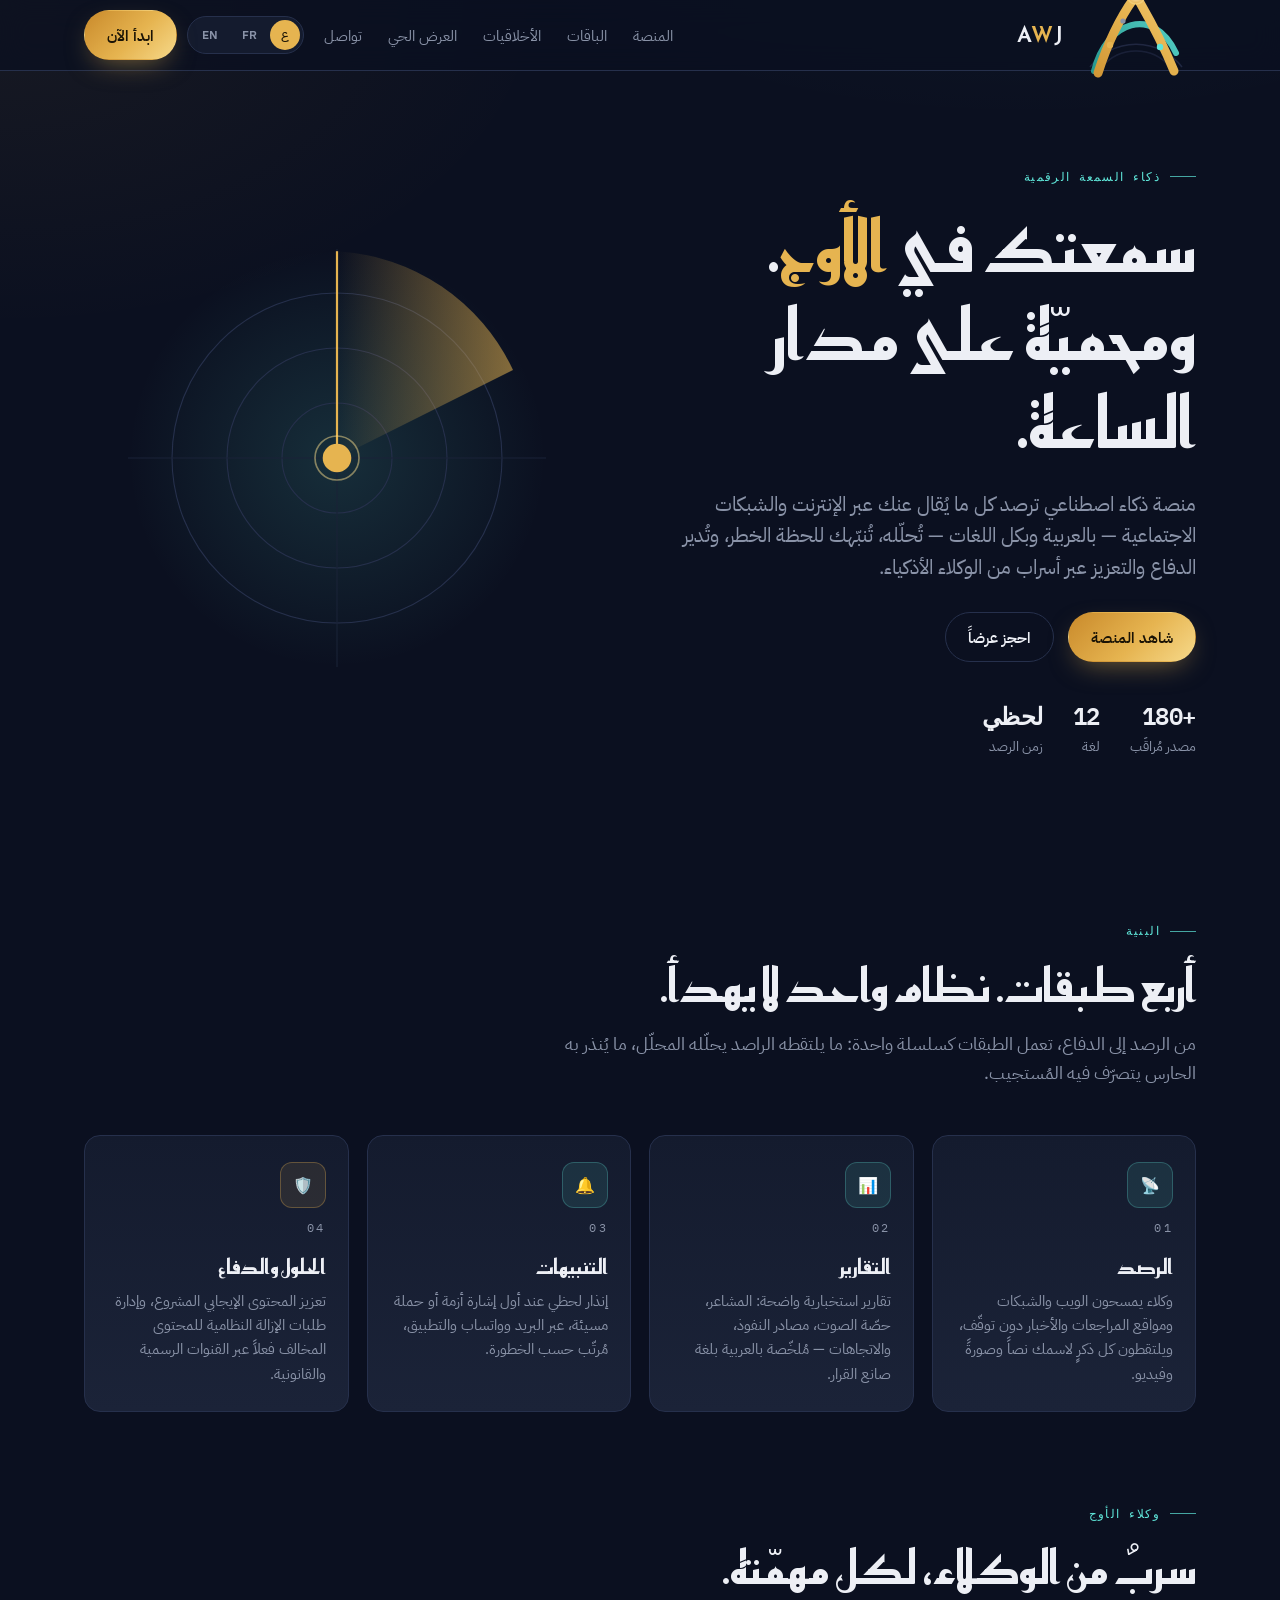
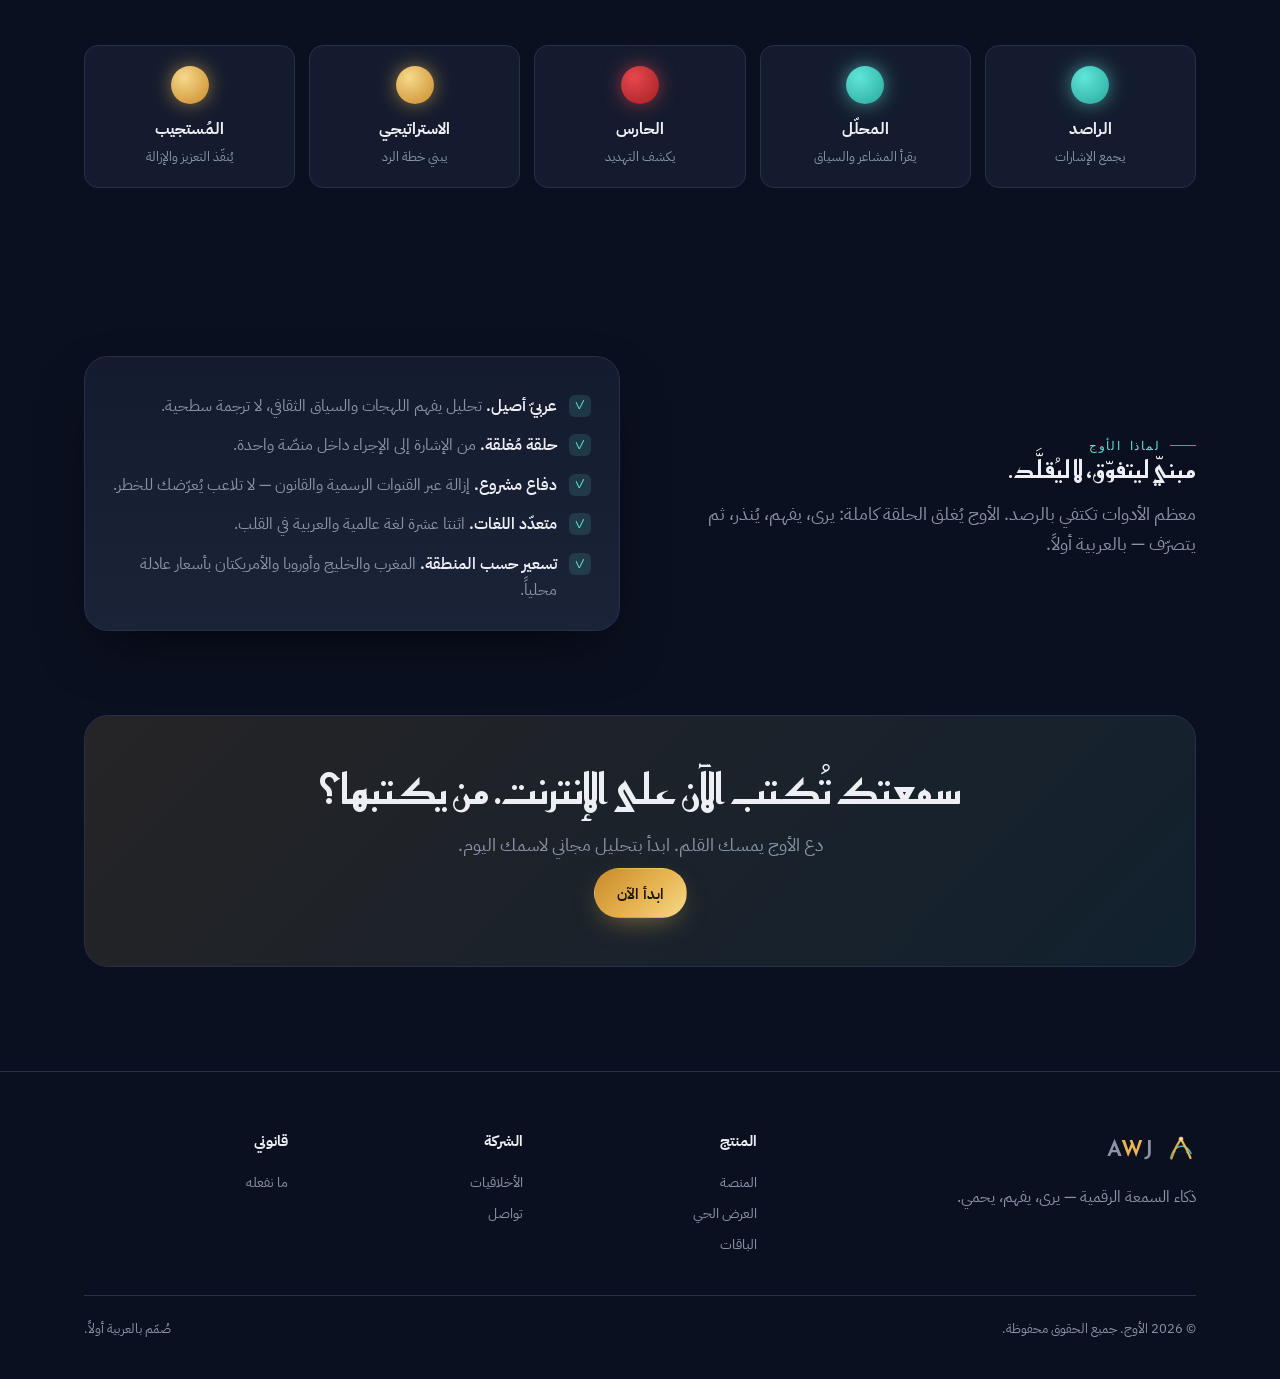
<file: index.html>
<!DOCTYPE html>
<html lang="ar" dir="rtl">
<head>
<meta charset="UTF-8">
<meta name="viewport" content="width=device-width, initial-scale=1">
<title>AWJ · أوج — ذكاء السمعة الرقمية</title>
<meta name="description" content="منصة ذكاء اصطناعي لإدارة وحماية السمعة الرقمية للأفراد والشركات والكيانات — رصد، تقارير، تنبيهات، ودفاع مشروع بالعربية وكل اللغات.">
<link rel="icon" href="assets/img/awj-mark.svg" type="image/svg+xml">
<link rel="preconnect" href="https://fonts.googleapis.com">
<link rel="preconnect" href="https://fonts.gstatic.com" crossorigin>
<link href="https://fonts.googleapis.com/css2?family=Fraunces:opsz,wght@9..144,500;9..144,600&family=Reem+Kufi:wght@500;600;700&family=IBM+Plex+Sans:wght@400;500;600&family=IBM+Plex+Sans+Arabic:wght@400;500;600;700&family=IBM+Plex+Mono:wght@400;500&display=swap" rel="stylesheet">
<link rel="stylesheet" href="assets/css/awj.css">
</head>
<body>

<!-- NAV -->
<header class="nav">
  <div class="container">
    <a class="brand" href="index.html">
      <img src="assets/img/awj-mark.svg" alt="">
      <span class="wm">A<b>W</b>J</span>
    </a>
    <nav class="nav-links">
      <a href="platform.html" data-i18n="nav.platform">المنصة</a>
      <a href="pricing.html" data-i18n="nav.pricing">الباقات</a>
      <a href="trust.html" data-i18n="nav.trust">الأخلاقيات</a>
      <a href="dashboard.html" data-i18n="nav.demo">العرض الحي</a>
      <a href="contact.html" data-i18n="nav.contact">تواصل</a>
    </nav>
    <div class="nav-actions">
      <div class="lang" role="group" aria-label="language">
        <button data-lang="ar" aria-pressed="true">ع</button>
        <button data-lang="fr" aria-pressed="false">FR</button>
        <button data-lang="en" aria-pressed="false">EN</button>
      </div>
      <a href="contact.html" class="btn btn-primary" data-i18n="cta.start">ابدأ الآن</a>
    </div>
    <button class="menu-toggle" aria-label="menu">☰</button>
  </div>
</header>

<!-- HERO -->
<section class="hero">
  <div class="container hero-grid">
    <div>
      <span class="eyebrow" data-i18n="hero.eyebrow">ذكاء السمعة الرقمية</span>
      <h1 data-i18n="hero.title">سمعتك في <span class="gold">الأوج</span>.<br>ومحميّة على مدار الساعة.</h1>
      <p class="lead" data-i18n="hero.lead">منصة ذكاء اصطناعي ترصد كل ما يُقال عنك…</p>
      <div class="hero-cta">
        <a href="dashboard.html" class="btn btn-primary" data-i18n="cta.demo">شاهد المنصة</a>
        <a href="pricing.html" class="btn btn-ghost" data-i18n="cta.book">احجز عرضاً</a>
      </div>
      <div class="hero-meta">
        <div><b data-i18n="hero.m1v">+180</b><span data-i18n="hero.m1">مصدر مُراقَب</span></div>
        <div><b data-i18n="hero.m2v">12</b><span data-i18n="hero.m2">لغة</span></div>
        <div><b data-i18n="hero.m3v">لحظي</b><span data-i18n="hero.m3">زمن الرصد</span></div>
      </div>
    </div>

    <!-- SIGNATURE: reputation radar -->
    <div class="radar" aria-hidden="true">
      <svg viewBox="0 0 400 400">
        <defs>
          <radialGradient id="rg" cx="50%" cy="50%" r="50%">
            <stop offset="0%" stop-color="rgba(95,230,217,.14)"/>
            <stop offset="100%" stop-color="rgba(95,230,217,0)"/>
          </radialGradient>
          <linearGradient id="sw" x1="0" y1="0" x2="1" y2="0">
            <stop offset="0%" stop-color="rgba(230,180,80,.0)"/>
            <stop offset="100%" stop-color="rgba(230,180,80,.55)"/>
          </linearGradient>
        </defs>
        <circle cx="200" cy="200" r="190" fill="url(#rg)"/>
        <circle cx="200" cy="200" r="150" fill="none" stroke="#26304C" stroke-width="1"/>
        <circle cx="200" cy="200" r="100" fill="none" stroke="#26304C" stroke-width="1"/>
        <circle cx="200" cy="200" r="50" fill="none" stroke="#26304C" stroke-width="1"/>
        <line x1="200" y1="10" x2="200" y2="390" stroke="#1B2338" stroke-width="1"/>
        <line x1="10" y1="200" x2="390" y2="200" stroke="#1B2338" stroke-width="1"/>
        <!-- sweep -->
        <g class="sweep">
          <path d="M200 200 L200 12 A188 188 0 0 1 360 120 Z" fill="url(#sw)"/>
          <line x1="200" y1="200" x2="200" y2="12" stroke="var(--gold)" stroke-width="2"/>
        </g>
        <!-- central identity node -->
        <circle cx="200" cy="200" r="13" fill="var(--gold)"/>
        <circle cx="200" cy="200" r="20" fill="none" stroke="var(--gold-soft)" stroke-width="1.5" opacity=".5"/>
        <!-- mention blips -->
        <circle class="blip" cx="285" cy="130" r="6" fill="var(--gold)"    style="animation-delay:.2s"/>
        <circle class="blip" cx="120" cy="150" r="5" fill="var(--cyan)"    style="animation-delay:1.6s"/>
        <circle class="blip" cx="150" cy="290" r="6" fill="var(--crimson)" style="animation-delay:3s"/>
        <circle class="blip" cx="300" cy="270" r="5" fill="var(--cyan)"    style="animation-delay:4.2s"/>
        <circle class="blip" cx="240" cy="95"  r="4" fill="var(--gold)"    style="animation-delay:2.4s"/>
      </svg>
    </div>
  </div>
</section>

<!-- FOUR LAYERS -->
<section class="section" id="layers">
  <div class="container">
    <div class="section-head reveal">
      <span class="eyebrow" data-i18n="layers.eyebrow">البنية</span>
      <h2 data-i18n="layers.title">أربع طبقات. نظام واحد لا يهدأ.</h2>
      <p class="lead" data-i18n="layers.lead">من الرصد إلى الدفاع…</p>
    </div>
    <div class="layers">
      <article class="layer reveal">
        <div class="ic">📡</div><span class="idx">01</span>
        <h3 data-i18n="l1.t">الرصد</h3><p data-i18n="l1.d"></p>
      </article>
      <article class="layer reveal" style="transition-delay:.08s">
        <div class="ic">📊</div><span class="idx">02</span>
        <h3 data-i18n="l2.t">التقارير</h3><p data-i18n="l2.d"></p>
      </article>
      <article class="layer reveal" style="transition-delay:.16s">
        <div class="ic">🔔</div><span class="idx">03</span>
        <h3 data-i18n="l3.t">التنبيهات</h3><p data-i18n="l3.d"></p>
      </article>
      <article class="layer reveal" style="transition-delay:.24s">
        <div class="ic">🛡️</div><span class="idx">04</span>
        <h3 data-i18n="l4.t">الحلول والدفاع</h3><p data-i18n="l4.d"></p>
      </article>
    </div>
  </div>
</section>

<!-- AGENTS -->
<section class="section" style="padding-top:0">
  <div class="container">
    <div class="section-head reveal">
      <span class="eyebrow" data-i18n="agents.eyebrow">وكلاء الأوج</span>
      <h2 data-i18n="agents.title">سربٌ من الوكلاء، لكل مهمّته.</h2>
    </div>
    <div class="agents reveal">
      <div class="agent"><div class="dot"></div><h4 data-i18n="a1.t">الراصد</h4><p data-i18n="a1.d"></p></div>
      <div class="agent"><div class="dot"></div><h4 data-i18n="a2.t">المحلّل</h4><p data-i18n="a2.d"></p></div>
      <div class="agent"><div class="dot"></div><h4 data-i18n="a3.t">الحارس</h4><p data-i18n="a3.d"></p></div>
      <div class="agent"><div class="dot"></div><h4 data-i18n="a4.t">الاستراتيجي</h4><p data-i18n="a4.d"></p></div>
      <div class="agent"><div class="dot"></div><h4 data-i18n="a5.t">المُستجيب</h4><p data-i18n="a5.d"></p></div>
    </div>
  </div>
</section>

<!-- WHY -->
<section class="section">
  <div class="container split">
    <div class="reveal">
      <span class="eyebrow" data-i18n="why.eyebrow">لماذا الأوج</span>
      <h2 data-i18n="why.title">مبنيّ ليتفوّق، لا ليُقلَّد.</h2>
      <p class="lead mt-s" data-i18n="why.lead"></p>
    </div>
    <div class="panel-card reveal">
      <ul class="checklist">
        <li><span class="tick">✓</span><span data-i18n="why.i1"></span></li>
        <li><span class="tick">✓</span><span data-i18n="why.i2"></span></li>
        <li><span class="tick">✓</span><span data-i18n="why.i3"></span></li>
        <li><span class="tick">✓</span><span data-i18n="why.i4"></span></li>
        <li><span class="tick">✓</span><span data-i18n="why.i5"></span></li>
      </ul>
    </div>
  </div>
</section>

<!-- CTA -->
<section class="section" style="padding-top:0">
  <div class="container">
    <div class="cta-band reveal">
      <h2 data-i18n="cta.title">سمعتك تُكتب الآن على الإنترنت. من يكتبها؟</h2>
      <p class="lead" style="margin-inline:auto" data-i18n="cta.sub"></p>
      <a href="contact.html" class="btn btn-primary" data-i18n="cta.start">ابدأ الآن</a>
    </div>
  </div>
</section>

<!-- FOOTER -->
<footer>
  <div class="container">
    <div class="foot-grid">
      <div>
        <a class="brand" href="index.html"><img src="assets/img/awj-mark.svg" alt="" style="width:30px"><span class="wm">A<b>W</b>J</span></a>
        <p class="mt-s" style="max-width:34ch" data-i18n="foot.tag"></p>
      </div>
      <div>
        <h5 data-i18n="foot.product">المنتج</h5>
        <a href="platform.html" data-i18n="nav.platform">المنصة</a>
        <a href="dashboard.html" data-i18n="nav.demo">العرض الحي</a>
        <a href="pricing.html" data-i18n="nav.pricing">الباقات</a>
      </div>
      <div>
        <h5 data-i18n="foot.company">الشركة</h5>
        <a href="trust.html" data-i18n="nav.trust">الأخلاقيات</a>
        <a href="contact.html" data-i18n="nav.contact">تواصل</a>
      </div>
      <div>
        <h5 data-i18n="foot.legal">قانوني</h5>
        <a href="trust.html" data-i18n="do.t">ما نفعله</a>
      </div>
    </div>
    <div class="foot-bottom">
      <span data-i18n="foot.rights">© 2026 الأوج.</span>
      <span data-i18n="foot.made">صُمّم بالعربية أولاً.</span>
    </div>
  </div>
</footer>

<script src="assets/js/awj.js"></script>
</body>
</html>
</file>
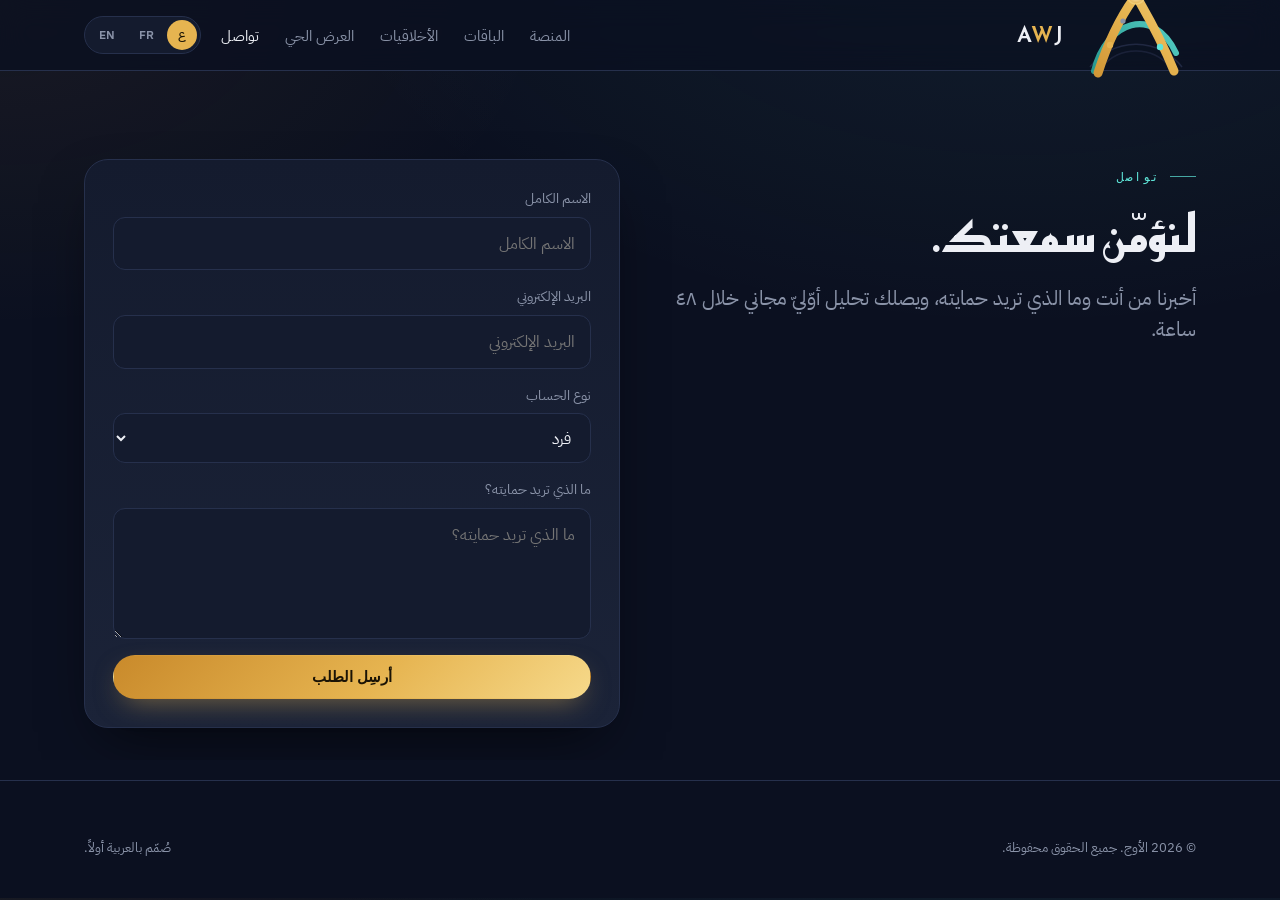
<file: contact.html>
<!DOCTYPE html>
<html lang="ar" dir="rtl">
<head>
<meta charset="UTF-8">
<meta name="viewport" content="width=device-width, initial-scale=1">
<title>AWJ · تواصل</title>
<meta name="description" content="اطلب تحليلاً أوّلياً مجانياً لسمعتك الرقمية خلال ٤٨ ساعة.">
<link rel="icon" href="assets/img/awj-mark.svg" type="image/svg+xml">
<link rel="preconnect" href="https://fonts.googleapis.com">
<link rel="preconnect" href="https://fonts.gstatic.com" crossorigin>
<link href="https://fonts.googleapis.com/css2?family=Fraunces:opsz,wght@9..144,500;9..144,600&family=Reem+Kufi:wght@500;600;700&family=IBM+Plex+Sans:wght@400;500;600&family=IBM+Plex+Sans+Arabic:wght@400;500;600;700&family=IBM+Plex+Mono:wght@400;500&display=swap" rel="stylesheet">
<link rel="stylesheet" href="assets/css/awj.css">
</head>
<body>

<header class="nav">
  <div class="container">
    <a class="brand" href="index.html"><img src="assets/img/awj-mark.svg" alt=""><span class="wm">A<b>W</b>J</span></a>
    <nav class="nav-links">
      <a href="platform.html" data-i18n="nav.platform">المنصة</a>
      <a href="pricing.html" data-i18n="nav.pricing">الباقات</a>
      <a href="trust.html" data-i18n="nav.trust">الأخلاقيات</a>
      <a href="dashboard.html" data-i18n="nav.demo">العرض الحي</a>
      <a href="contact.html" aria-current="page" data-i18n="nav.contact">تواصل</a>
    </nav>
    <div class="nav-actions">
      <div class="lang" role="group" aria-label="language">
        <button data-lang="ar" aria-pressed="true">ع</button>
        <button data-lang="fr" aria-pressed="false">FR</button>
        <button data-lang="en" aria-pressed="false">EN</button>
      </div>
    </div>
    <button class="menu-toggle" aria-label="menu">☰</button>
  </div>
</header>

<section class="hero" style="padding-bottom:32px">
  <div class="container split" style="align-items:start">
    <div>
      <span class="eyebrow" data-i18n="contact.eyebrow">تواصل</span>
      <h1 style="font-size:clamp(2rem,4.5vw,3.2rem);margin:16px 0 16px" data-i18n="contact.title">لنؤمّن سمعتك.</h1>
      <p class="lead" data-i18n="contact.lead"></p>
    </div>

    <div class="panel-card">
      <div class="form">
        <div class="field">
          <label data-i18n="f.name">الاسم الكامل</label>
          <input type="text" data-i18n-ph="f.name" placeholder="الاسم">
        </div>
        <div class="field">
          <label data-i18n="f.email">البريد الإلكتروني</label>
          <input type="email" data-i18n-ph="f.email" placeholder="you@email.com">
        </div>
        <div class="field">
          <label data-i18n="f.type">نوع الحساب</label>
          <select>
            <option data-i18n="f.opt1">فرد</option>
            <option data-i18n="f.opt2">شركة</option>
            <option data-i18n="f.opt3">كيان سياسي</option>
          </select>
        </div>
        <div class="field">
          <label data-i18n="f.msg">ما الذي تريد حمايته؟</label>
          <textarea rows="4" data-i18n-ph="f.msg" placeholder="..."></textarea>
        </div>
        <button type="button" class="btn btn-primary" style="justify-content:center" data-i18n="f.send">أرسِل الطلب</button>
      </div>
    </div>
  </div>
</section>

<footer>
  <div class="container">
    <div class="foot-bottom" style="border:none;margin:0;padding:0">
      <span data-i18n="foot.rights">© 2026 الأوج.</span>
      <span data-i18n="foot.made">صُمّم بالعربية أولاً.</span>
    </div>
  </div>
</footer>

<script src="assets/js/awj.js"></script>
</body>
</html>
</file>
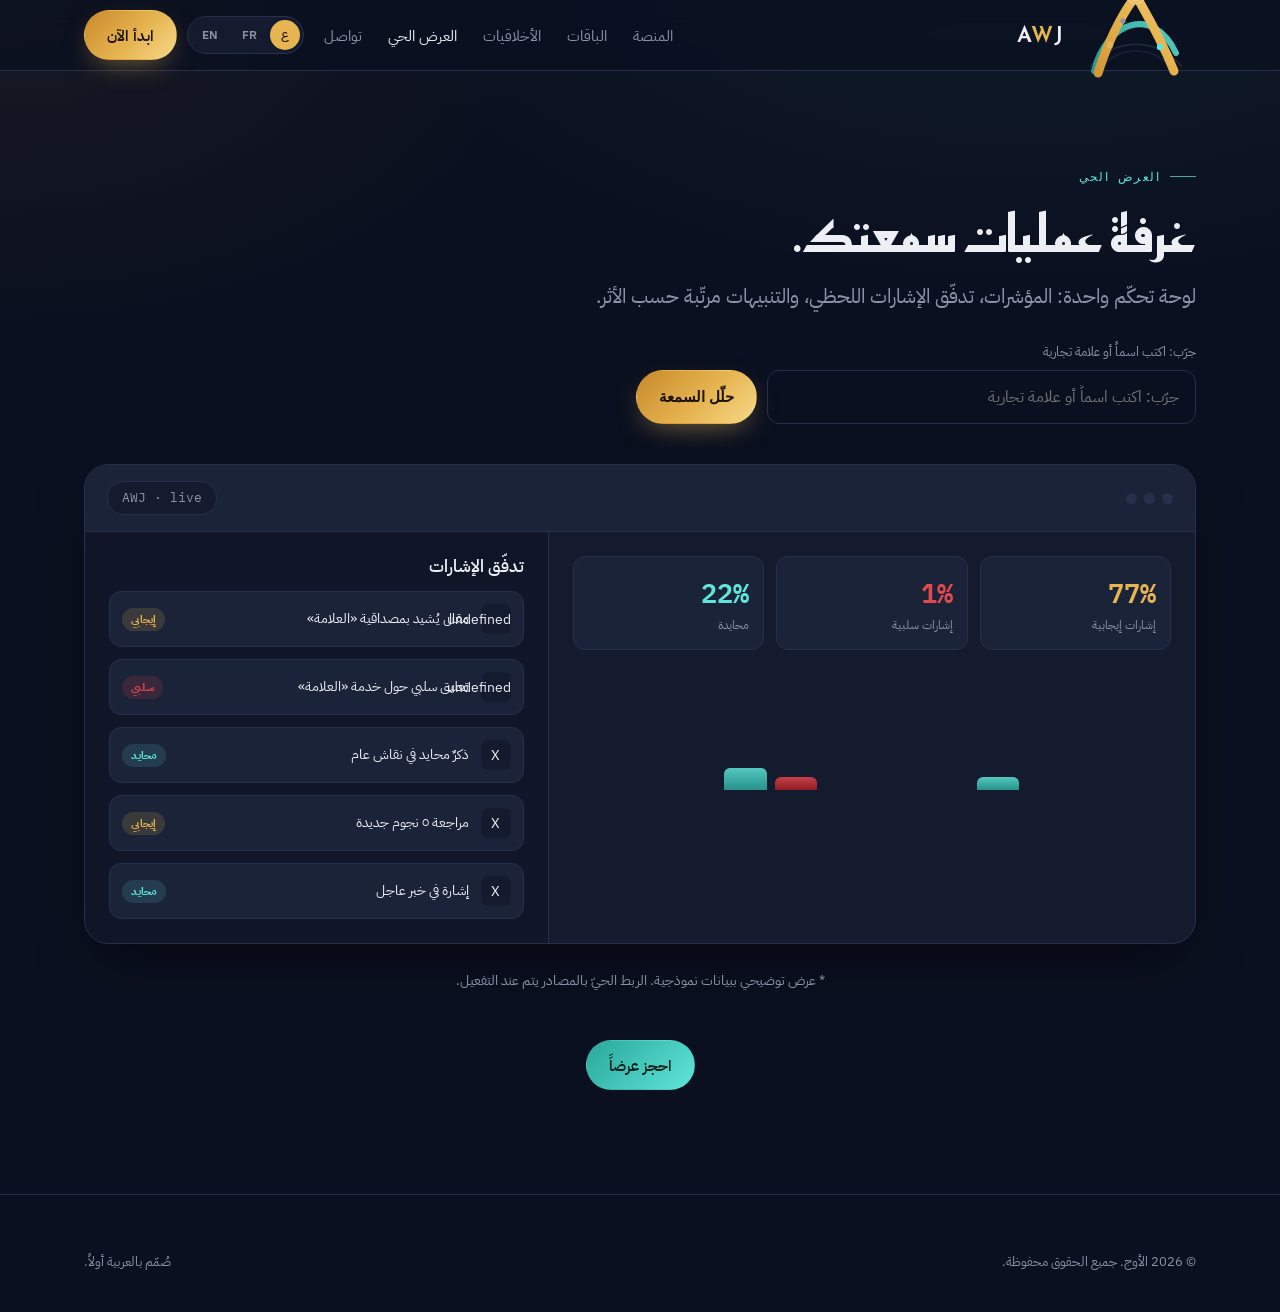
<file: dashboard.html>
<!DOCTYPE html>
<html lang="ar" dir="rtl">
<head>
<meta charset="UTF-8">
<meta name="viewport" content="width=device-width, initial-scale=1">
<title>AWJ · العرض الحي</title>
<meta name="description" content="غرفة عمليات السمعة: مؤشرات، تدفّق إشارات لحظي، وتنبيهات مرتّبة حسب الأثر.">
<link rel="icon" href="assets/img/awj-mark.svg" type="image/svg+xml">
<link rel="preconnect" href="https://fonts.googleapis.com">
<link rel="preconnect" href="https://fonts.gstatic.com" crossorigin>
<link href="https://fonts.googleapis.com/css2?family=Fraunces:opsz,wght@9..144,500;9..144,600&family=Reem+Kufi:wght@500;600;700&family=IBM+Plex+Sans:wght@400;500;600&family=IBM+Plex+Sans+Arabic:wght@400;500;600;700&family=IBM+Plex+Mono:wght@400;500&display=swap" rel="stylesheet">
<link rel="stylesheet" href="assets/css/awj.css">
</head>
<body>

<header class="nav">
  <div class="container">
    <a class="brand" href="index.html"><img src="assets/img/awj-mark.svg" alt=""><span class="wm">A<b>W</b>J</span></a>
    <nav class="nav-links">
      <a href="platform.html" data-i18n="nav.platform">المنصة</a>
      <a href="pricing.html" data-i18n="nav.pricing">الباقات</a>
      <a href="trust.html" data-i18n="nav.trust">الأخلاقيات</a>
      <a href="dashboard.html" aria-current="page" data-i18n="nav.demo">العرض الحي</a>
      <a href="contact.html" data-i18n="nav.contact">تواصل</a>
    </nav>
    <div class="nav-actions">
      <div class="lang" role="group" aria-label="language">
        <button data-lang="ar" aria-pressed="true">ع</button>
        <button data-lang="fr" aria-pressed="false">FR</button>
        <button data-lang="en" aria-pressed="false">EN</button>
      </div>
      <a href="contact.html" class="btn btn-primary" data-i18n="cta.start">ابدأ الآن</a>
    </div>
    <button class="menu-toggle" aria-label="menu">☰</button>
  </div>
</header>

<section class="hero" style="padding-bottom:24px">
  <div class="container">
    <span class="eyebrow" data-i18n="demo.eyebrow">العرض الحي</span>
    <h1 style="font-size:clamp(2rem,4.5vw,3.2rem);margin:16px 0 14px" data-i18n="demo.title">غرفة عمليات سمعتك.</h1>
    <p class="lead" data-i18n="demo.lead"></p>

    <div class="tryit" style="max-width:560px">
      <label data-i18n="demo.try">جرّب: اكتب اسماً أو علامة تجارية</label>
      <div class="row">
        <input id="demoInput" type="text" data-i18n-ph="demo.try" placeholder="اكتب اسماً…">
        <button id="demoRun" class="btn btn-primary" data-i18n="demo.run">حلّل السمعة</button>
      </div>
    </div>
  </div>
</section>

<section class="section" style="padding-top:16px">
  <div class="container">
    <div class="dash reveal">
      <div class="dash-top">
        <div class="dots"><i></i><i></i><i></i></div>
        <span class="pill" style="margin-inline-start:auto">AWJ · live</span>
      </div>
      <div class="dash-body">
        <div class="dash-main">
          <div class="kpis">
            <div class="kpi pos"><div class="n" id="kpiPos">62%</div><div class="l" data-i18n="demo.k1">إيجابي</div></div>
            <div class="kpi neg"><div class="n" id="kpiNeg">11%</div><div class="l" data-i18n="demo.k2">سلبي</div></div>
            <div class="kpi neu"><div class="n" id="kpiNeu">27%</div><div class="l" data-i18n="demo.k3">محايد</div></div>
          </div>
          <div class="bars" id="demoBars"></div>
        </div>
        <div class="dash-side">
          <h3 style="font-family:var(--ff-body);font-size:1.05rem;margin-bottom:14px" data-i18n="demo.feedtitle">تدفّق الإشارات</h3>
          <div class="feed" id="demoFeed"></div>
        </div>
      </div>
    </div>
    <p class="pricing-note" data-i18n="demo.note"></p>

    <div class="center mt-l">
      <a href="pricing.html" class="btn btn-cyan" data-i18n="cta.book">احجز عرضاً</a>
    </div>
  </div>
</section>

<footer>
  <div class="container">
    <div class="foot-bottom" style="border:none;margin:0;padding:0">
      <span data-i18n="foot.rights">© 2026 الأوج.</span>
      <span data-i18n="foot.made">صُمّم بالعربية أولاً.</span>
    </div>
  </div>
</footer>

<script src="assets/js/awj.js"></script>
</body>
</html>
</file>
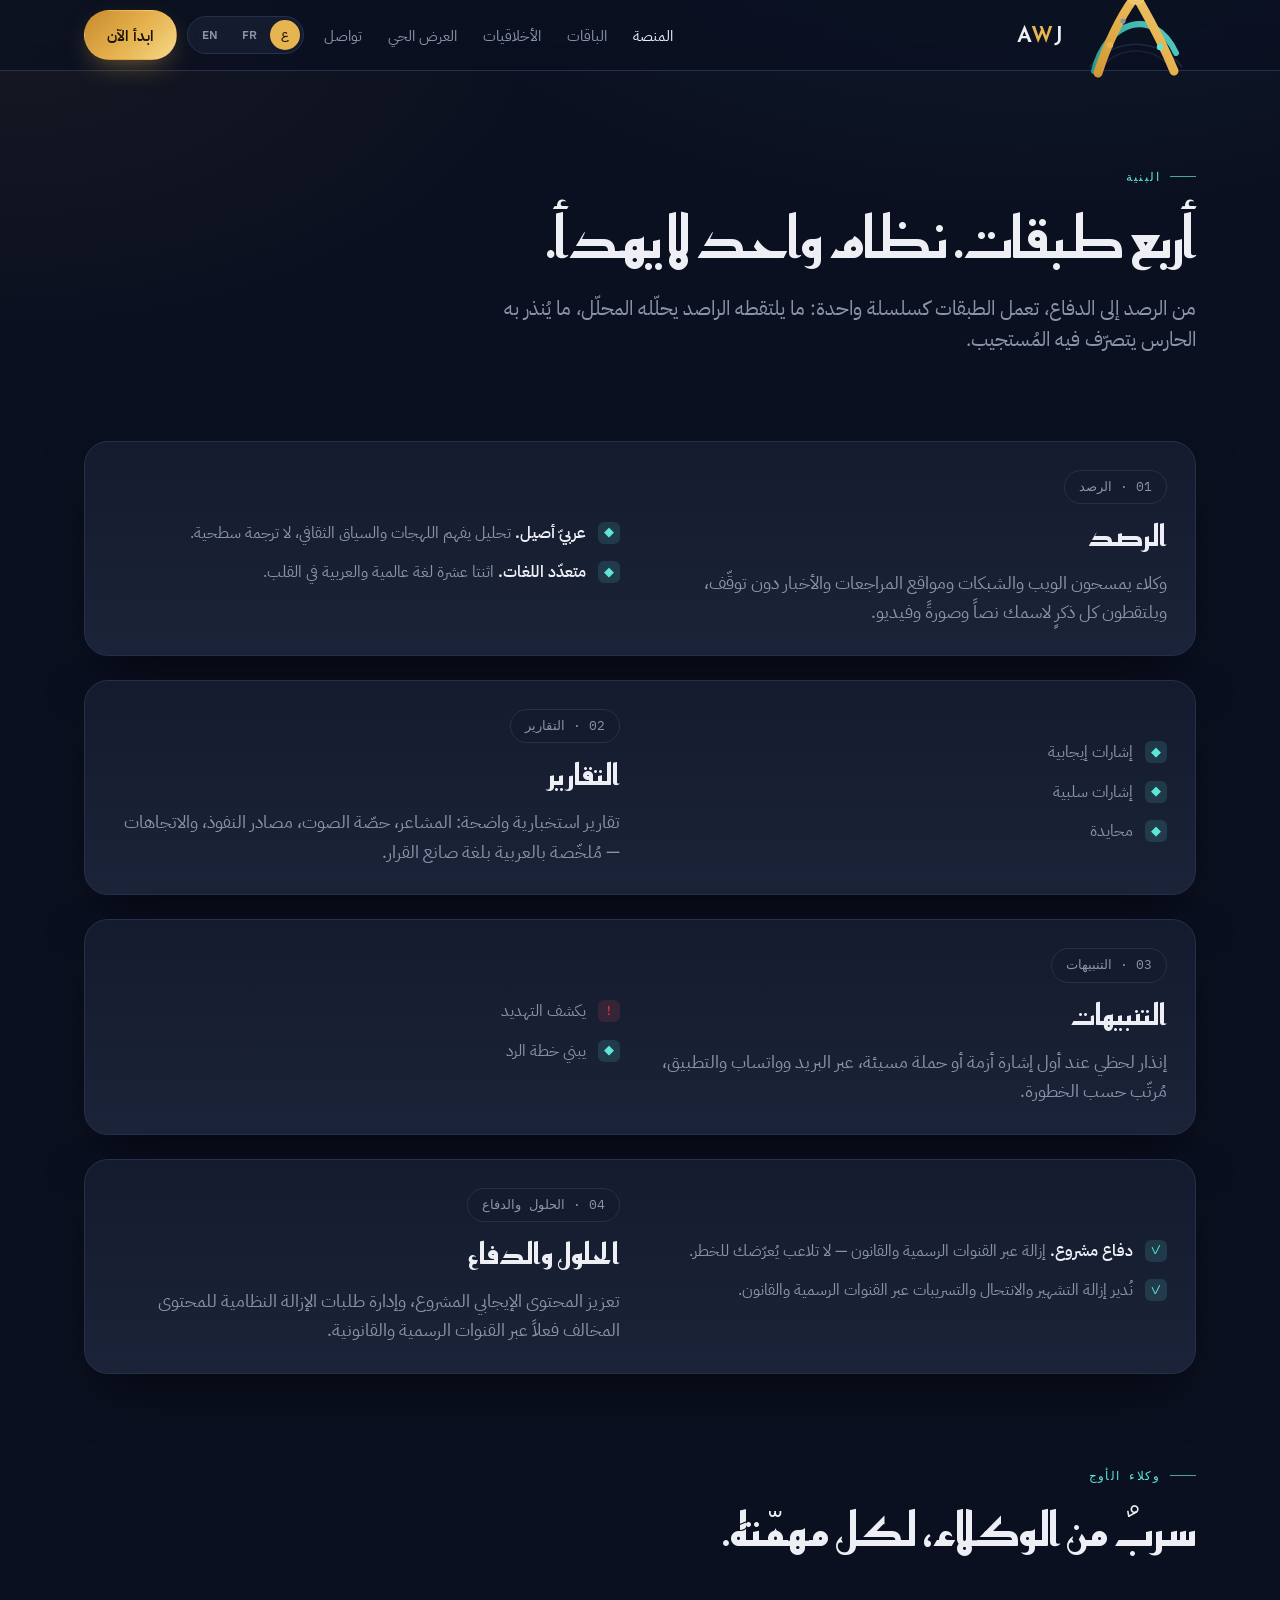
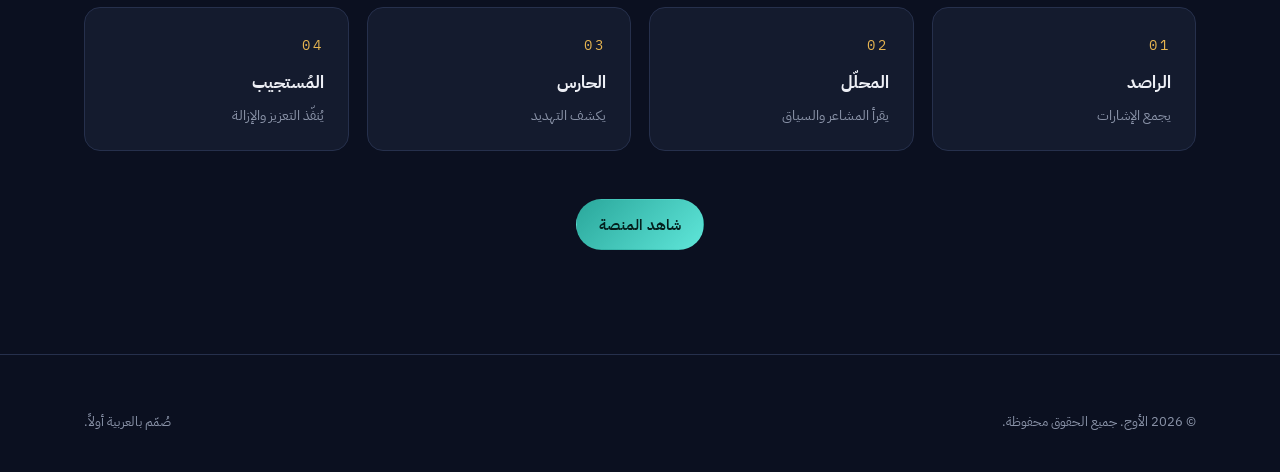
<file: platform.html>
<!DOCTYPE html>
<html lang="ar" dir="rtl">
<head>
<meta charset="UTF-8">
<meta name="viewport" content="width=device-width, initial-scale=1">
<title>AWJ · المنصة</title>
<meta name="description" content="كيف يعمل الأوج: رصد، تحليل، تنبيه، ودفاع مشروع عبر سرب من الوكلاء الأذكياء.">
<link rel="icon" href="assets/img/awj-mark.svg" type="image/svg+xml">
<link rel="preconnect" href="https://fonts.googleapis.com">
<link rel="preconnect" href="https://fonts.gstatic.com" crossorigin>
<link href="https://fonts.googleapis.com/css2?family=Fraunces:opsz,wght@9..144,500;9..144,600&family=Reem+Kufi:wght@500;600;700&family=IBM+Plex+Sans:wght@400;500;600&family=IBM+Plex+Sans+Arabic:wght@400;500;600;700&family=IBM+Plex+Mono:wght@400;500&display=swap" rel="stylesheet">
<link rel="stylesheet" href="assets/css/awj.css">
</head>
<body>

<header class="nav">
  <div class="container">
    <a class="brand" href="index.html"><img src="assets/img/awj-mark.svg" alt=""><span class="wm">A<b>W</b>J</span></a>
    <nav class="nav-links">
      <a href="platform.html" aria-current="page" data-i18n="nav.platform">المنصة</a>
      <a href="pricing.html" data-i18n="nav.pricing">الباقات</a>
      <a href="trust.html" data-i18n="nav.trust">الأخلاقيات</a>
      <a href="dashboard.html" data-i18n="nav.demo">العرض الحي</a>
      <a href="contact.html" data-i18n="nav.contact">تواصل</a>
    </nav>
    <div class="nav-actions">
      <div class="lang" role="group" aria-label="language">
        <button data-lang="ar" aria-pressed="true">ع</button>
        <button data-lang="fr" aria-pressed="false">FR</button>
        <button data-lang="en" aria-pressed="false">EN</button>
      </div>
      <a href="contact.html" class="btn btn-primary" data-i18n="cta.start">ابدأ الآن</a>
    </div>
    <button class="menu-toggle" aria-label="menu">☰</button>
  </div>
</header>

<section class="hero" style="padding-bottom:32px">
  <div class="container">
    <span class="eyebrow" data-i18n="layers.eyebrow">البنية</span>
    <h1 style="font-size:clamp(2.2rem,5vw,3.6rem);margin:16px 0 18px" data-i18n="layers.title">أربع طبقات. نظام واحد لا يهدأ.</h1>
    <p class="lead" data-i18n="layers.lead"></p>
  </div>
</section>

<!-- layer detail: alternating splits -->
<section class="section" style="padding-top:24px">
  <div class="container" style="display:grid;gap:24px">
    <div class="split panel-card reveal">
      <div><span class="pill">01 · <span data-i18n="l1.t">الرصد</span></span>
        <h2 style="font-size:1.8rem;margin:14px 0" data-i18n="l1.t">الرصد</h2>
        <p class="lead" data-i18n="l1.d"></p></div>
      <ul class="checklist">
        <li><span class="tick">◆</span><span data-i18n="why.i1"></span></li>
        <li><span class="tick">◆</span><span data-i18n="why.i4"></span></li>
      </ul>
    </div>
    <div class="split panel-card reveal">
      <ul class="checklist">
        <li><span class="tick">◆</span><span data-i18n="demo.k1"></span></li>
        <li><span class="tick">◆</span><span data-i18n="demo.k2"></span></li>
        <li><span class="tick">◆</span><span data-i18n="demo.k3"></span></li>
      </ul>
      <div><span class="pill">02 · <span data-i18n="l2.t">التقارير</span></span>
        <h2 style="font-size:1.8rem;margin:14px 0" data-i18n="l2.t">التقارير</h2>
        <p class="lead" data-i18n="l2.d"></p></div>
    </div>
    <div class="split panel-card reveal">
      <div><span class="pill">03 · <span data-i18n="l3.t">التنبيهات</span></span>
        <h2 style="font-size:1.8rem;margin:14px 0" data-i18n="l3.t">التنبيهات</h2>
        <p class="lead" data-i18n="l3.d"></p></div>
      <ul class="checklist">
        <li><span class="tick" style="background:rgba(229,72,77,.15);color:var(--crimson)">!</span><span data-i18n="a3.d"></span></li>
        <li><span class="tick">◆</span><span data-i18n="a4.d"></span></li>
      </ul>
    </div>
    <div class="split panel-card reveal">
      <ul class="checklist">
        <li><span class="tick">✓</span><span data-i18n="why.i3"></span></li>
        <li><span class="tick">✓</span><span data-i18n="do.4"></span></li>
      </ul>
      <div><span class="pill">04 · <span data-i18n="l4.t">الدفاع</span></span>
        <h2 style="font-size:1.8rem;margin:14px 0" data-i18n="l4.t">الحلول والدفاع</h2>
        <p class="lead" data-i18n="l4.d"></p></div>
    </div>
  </div>
</section>

<!-- how it works -->
<section class="section" style="padding-top:0">
  <div class="container">
    <div class="section-head reveal">
      <span class="eyebrow" data-i18n="agents.eyebrow">وكلاء الأوج</span>
      <h2 data-i18n="agents.title">سربٌ من الوكلاء، لكل مهمّته.</h2>
    </div>
    <div class="steps reveal">
      <div class="step"><span class="num">01</span><h4 data-i18n="a1.t">الراصد</h4><p data-i18n="a1.d"></p></div>
      <div class="step"><span class="num">02</span><h4 data-i18n="a2.t">المحلّل</h4><p data-i18n="a2.d"></p></div>
      <div class="step"><span class="num">03</span><h4 data-i18n="a3.t">الحارس</h4><p data-i18n="a3.d"></p></div>
      <div class="step"><span class="num">04</span><h4 data-i18n="a5.t">المُستجيب</h4><p data-i18n="a5.d"></p></div>
    </div>
    <div class="center mt-l">
      <a href="dashboard.html" class="btn btn-cyan" data-i18n="cta.demo">شاهد المنصة</a>
    </div>
  </div>
</section>

<footer>
  <div class="container">
    <div class="foot-bottom" style="border:none;margin:0;padding:0">
      <span data-i18n="foot.rights">© 2026 الأوج.</span>
      <span data-i18n="foot.made">صُمّم بالعربية أولاً.</span>
    </div>
  </div>
</footer>

<script src="assets/js/awj.js"></script>
</body>
</html>
</file>
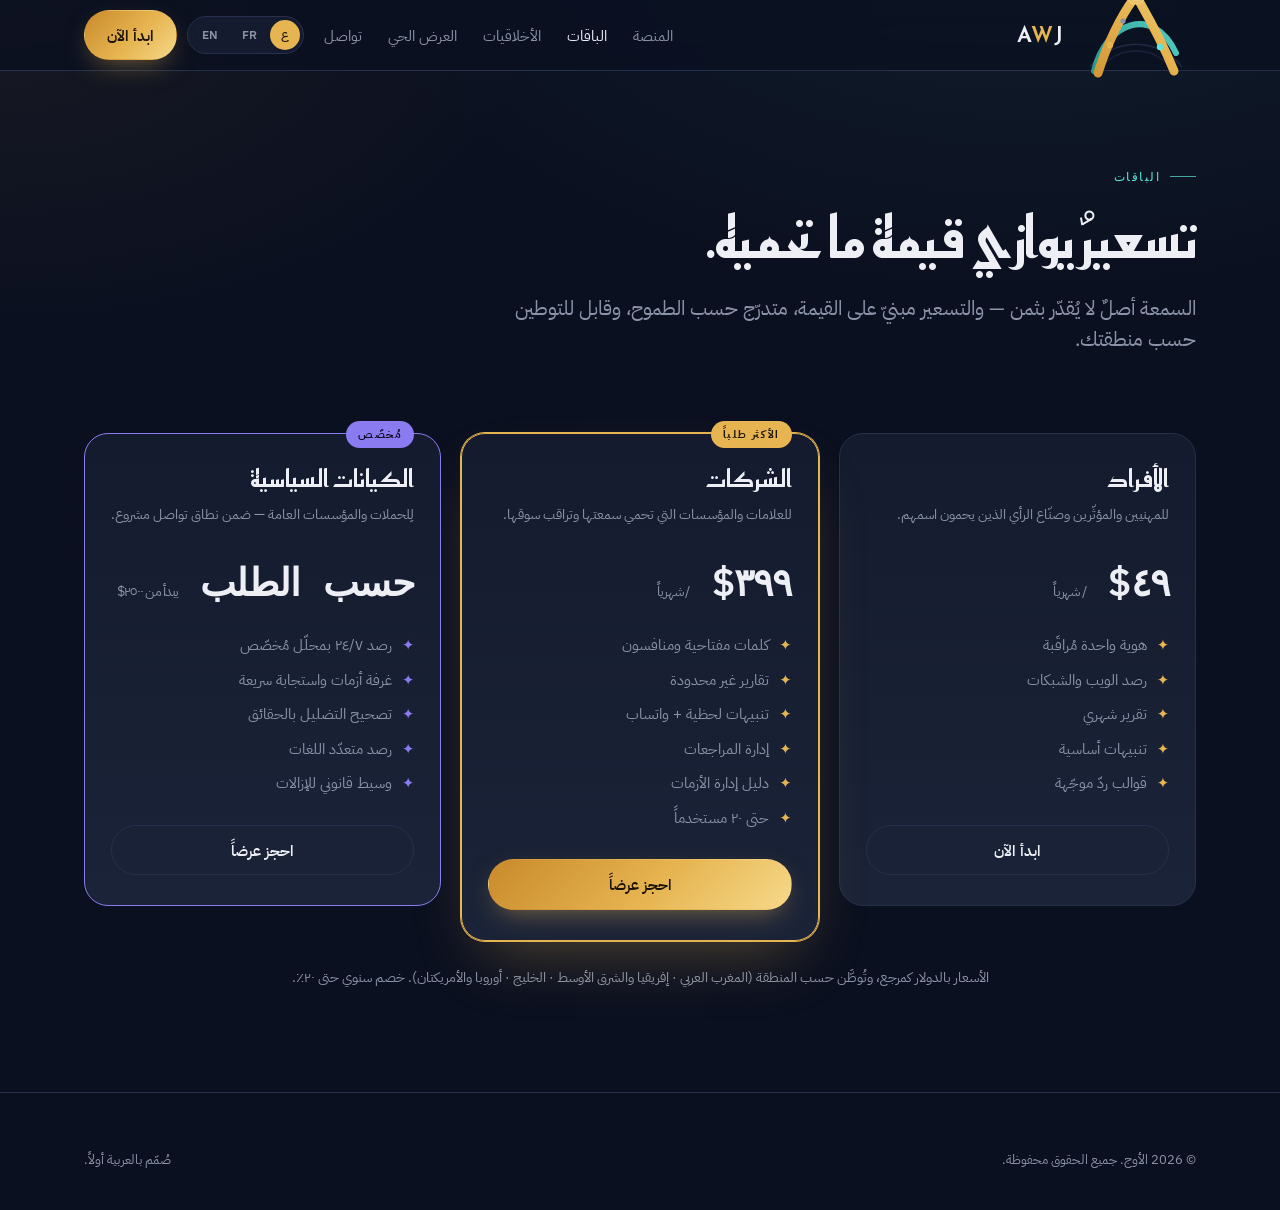
<file: pricing.html>
<!DOCTYPE html>
<html lang="ar" dir="rtl">
<head>
<meta charset="UTF-8">
<meta name="viewport" content="width=device-width, initial-scale=1">
<title>AWJ · الباقات</title>
<meta name="description" content="باقات الأوج: أفراد، شركات، وكيانات سياسية — تسعير بالقيمة قابل للتوطين حسب المنطقة.">
<link rel="icon" href="assets/img/awj-mark.svg" type="image/svg+xml">
<link rel="preconnect" href="https://fonts.googleapis.com">
<link rel="preconnect" href="https://fonts.gstatic.com" crossorigin>
<link href="https://fonts.googleapis.com/css2?family=Fraunces:opsz,wght@9..144,500;9..144,600&family=Reem+Kufi:wght@500;600;700&family=IBM+Plex+Sans:wght@400;500;600&family=IBM+Plex+Sans+Arabic:wght@400;500;600;700&family=IBM+Plex+Mono:wght@400;500&display=swap" rel="stylesheet">
<link rel="stylesheet" href="assets/css/awj.css">
</head>
<body>

<header class="nav">
  <div class="container">
    <a class="brand" href="index.html"><img src="assets/img/awj-mark.svg" alt=""><span class="wm">A<b>W</b>J</span></a>
    <nav class="nav-links">
      <a href="platform.html" data-i18n="nav.platform">المنصة</a>
      <a href="pricing.html" aria-current="page" data-i18n="nav.pricing">الباقات</a>
      <a href="trust.html" data-i18n="nav.trust">الأخلاقيات</a>
      <a href="dashboard.html" data-i18n="nav.demo">العرض الحي</a>
      <a href="contact.html" data-i18n="nav.contact">تواصل</a>
    </nav>
    <div class="nav-actions">
      <div class="lang" role="group" aria-label="language">
        <button data-lang="ar" aria-pressed="true">ع</button>
        <button data-lang="fr" aria-pressed="false">FR</button>
        <button data-lang="en" aria-pressed="false">EN</button>
      </div>
      <a href="contact.html" class="btn btn-primary" data-i18n="cta.start">ابدأ الآن</a>
    </div>
    <button class="menu-toggle" aria-label="menu">☰</button>
  </div>
</header>

<section class="hero" style="padding-bottom:24px">
  <div class="container">
    <span class="eyebrow" data-i18n="pricing.eyebrow">الباقات</span>
    <h1 style="font-size:clamp(2.2rem,5vw,3.6rem);margin:16px 0 18px" data-i18n="pricing.title">تسعيرٌ يوازي قيمة ما تحميه.</h1>
    <p class="lead" data-i18n="pricing.lead"></p>
  </div>
</section>

<section class="section" style="padding-top:24px">
  <div class="container">
    <div class="tiers">
      <!-- Individuals -->
      <article class="tier reveal">
        <h3 data-i18n="t1.name">الأفراد</h3>
        <p class="who" data-i18n="t1.who"></p>
        <div class="price"><span data-i18n="t1.p">٤٩$</span> <small data-i18n="t1.per">/ شهرياً</small></div>
        <ul>
          <li data-i18n="t1.f1"></li><li data-i18n="t1.f2"></li><li data-i18n="t1.f3"></li>
          <li data-i18n="t1.f4"></li><li data-i18n="t1.f5"></li>
        </ul>
        <a href="contact.html" class="btn btn-ghost" data-i18n="cta.start">ابدأ الآن</a>
      </article>

      <!-- Companies (featured) -->
      <article class="tier feature reveal" style="transition-delay:.08s">
        <span class="badge" data-i18n="t2.badge">الأكثر طلباً</span>
        <h3 data-i18n="t2.name">الشركات</h3>
        <p class="who" data-i18n="t2.who"></p>
        <div class="price"><span data-i18n="t2.p">٣٩٩$</span> <small data-i18n="t2.per">/ شهرياً</small></div>
        <ul>
          <li data-i18n="t2.f1"></li><li data-i18n="t2.f2"></li><li data-i18n="t2.f3"></li>
          <li data-i18n="t2.f4"></li><li data-i18n="t2.f5"></li><li data-i18n="t2.f6"></li>
        </ul>
        <a href="contact.html" class="btn btn-primary" data-i18n="cta.book">احجز عرضاً</a>
      </article>

      <!-- Political -->
      <article class="tier political reveal" style="transition-delay:.16s">
        <span class="badge" data-i18n="t3.badge">مُخصّص</span>
        <h3 data-i18n="t3.name">الكيانات السياسية</h3>
        <p class="who" data-i18n="t3.who"></p>
        <div class="price"><span data-i18n="t3.p">حسب الطلب</span> <small data-i18n="t3.per">يبدأ من ٢٥٠٠$</small></div>
        <ul>
          <li data-i18n="t3.f1"></li><li data-i18n="t3.f2"></li><li data-i18n="t3.f3"></li>
          <li data-i18n="t3.f4"></li><li data-i18n="t3.f5"></li>
        </ul>
        <a href="contact.html" class="btn btn-ghost" data-i18n="cta.book">احجز عرضاً</a>
      </article>
    </div>
    <p class="pricing-note" data-i18n="pricing.foot"></p>
  </div>
</section>

<footer>
  <div class="container">
    <div class="foot-bottom" style="border:none;margin:0;padding:0">
      <span data-i18n="foot.rights">© 2026 الأوج.</span>
      <span data-i18n="foot.made">صُمّم بالعربية أولاً.</span>
    </div>
  </div>
</footer>

<script src="assets/js/awj.js"></script>
</body>
</html>
</file>
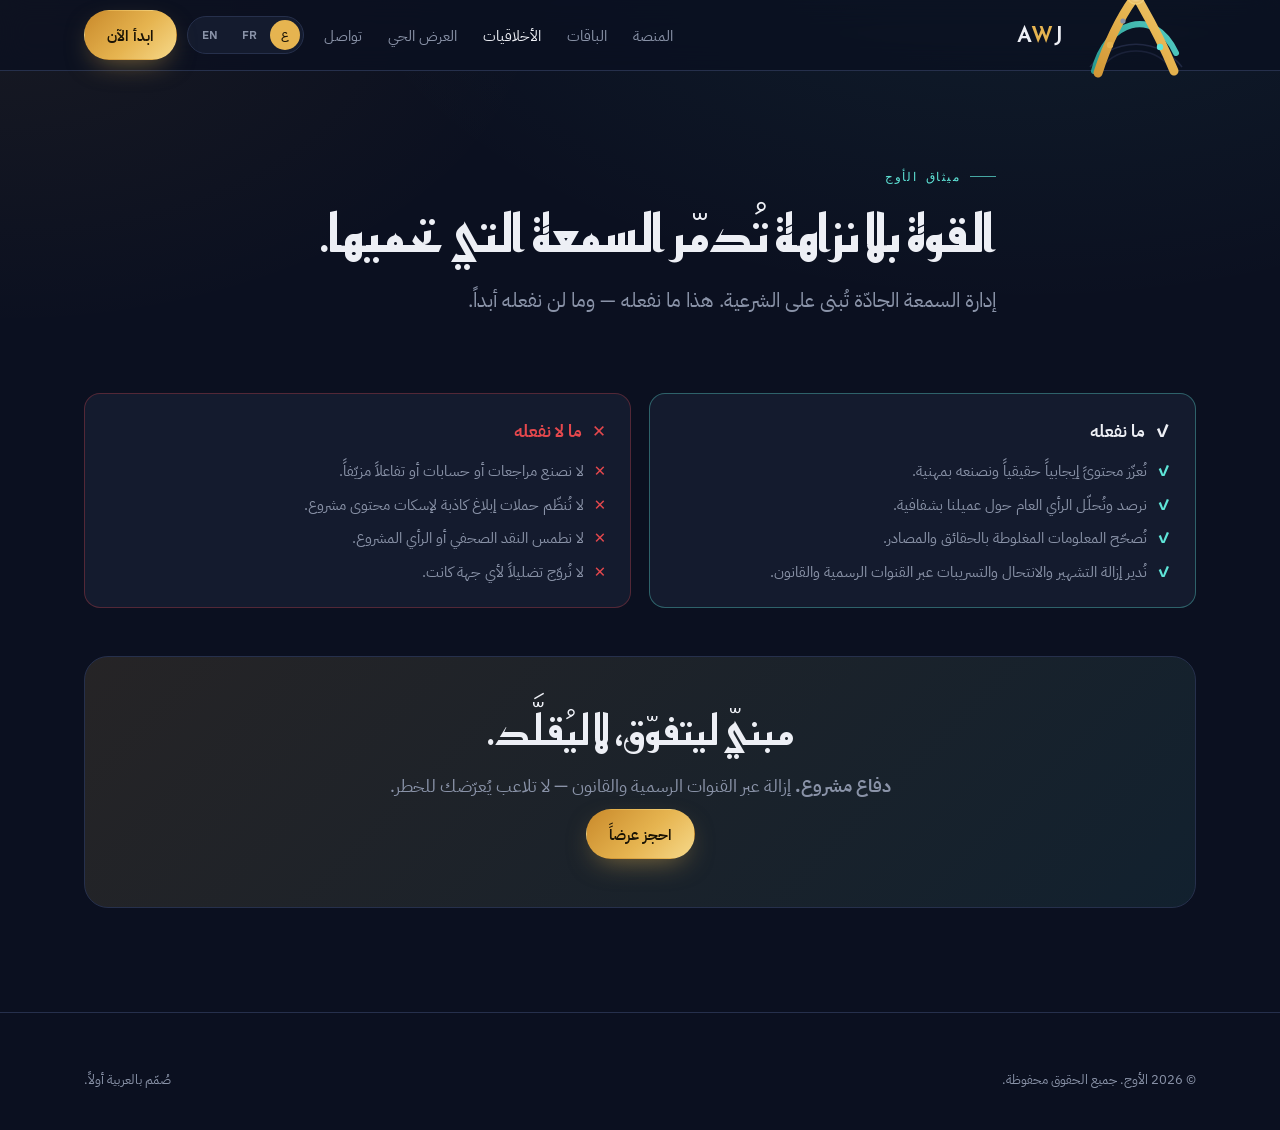
<file: trust.html>
<!DOCTYPE html>
<html lang="ar" dir="rtl">
<head>
<meta charset="UTF-8">
<meta name="viewport" content="width=device-width, initial-scale=1">
<title>AWJ · الأخلاقيات</title>
<meta name="description" content="ميثاق الأوج: إدارة سمعة مشروعة قائمة على الشرعية — ما نفعله وما لن نفعله أبداً.">
<link rel="icon" href="assets/img/awj-mark.svg" type="image/svg+xml">
<link rel="preconnect" href="https://fonts.googleapis.com">
<link rel="preconnect" href="https://fonts.gstatic.com" crossorigin>
<link href="https://fonts.googleapis.com/css2?family=Fraunces:opsz,wght@9..144,500;9..144,600&family=Reem+Kufi:wght@500;600;700&family=IBM+Plex+Sans:wght@400;500;600&family=IBM+Plex+Sans+Arabic:wght@400;500;600;700&family=IBM+Plex+Mono:wght@400;500&display=swap" rel="stylesheet">
<link rel="stylesheet" href="assets/css/awj.css">
</head>
<body>

<header class="nav">
  <div class="container">
    <a class="brand" href="index.html"><img src="assets/img/awj-mark.svg" alt=""><span class="wm">A<b>W</b>J</span></a>
    <nav class="nav-links">
      <a href="platform.html" data-i18n="nav.platform">المنصة</a>
      <a href="pricing.html" data-i18n="nav.pricing">الباقات</a>
      <a href="trust.html" aria-current="page" data-i18n="nav.trust">الأخلاقيات</a>
      <a href="dashboard.html" data-i18n="nav.demo">العرض الحي</a>
      <a href="contact.html" data-i18n="nav.contact">تواصل</a>
    </nav>
    <div class="nav-actions">
      <div class="lang" role="group" aria-label="language">
        <button data-lang="ar" aria-pressed="true">ع</button>
        <button data-lang="fr" aria-pressed="false">FR</button>
        <button data-lang="en" aria-pressed="false">EN</button>
      </div>
      <a href="contact.html" class="btn btn-primary" data-i18n="cta.start">ابدأ الآن</a>
    </div>
    <button class="menu-toggle" aria-label="menu">☰</button>
  </div>
</header>

<section class="hero" style="padding-bottom:24px">
  <div class="container" style="max-width:760px">
    <span class="eyebrow" data-i18n="trust.eyebrow">ميثاق الأوج</span>
    <h1 style="font-size:clamp(2rem,4.5vw,3.2rem);margin:16px 0 18px" data-i18n="trust.title">القوة بلا نزاهة تُدمّر السمعة التي تحميها.</h1>
    <p class="lead" data-i18n="trust.lead"></p>
  </div>
</section>

<section class="section" style="padding-top:24px">
  <div class="container">
    <div class="pledge">
      <div class="card do reveal">
        <h4>✓ <span data-i18n="do.t">ما نفعله</span></h4>
        <ul class="do">
          <li data-i18n="do.1"></li>
          <li data-i18n="do.2"></li>
          <li data-i18n="do.3"></li>
          <li data-i18n="do.4"></li>
        </ul>
      </div>
      <div class="card dont reveal" style="transition-delay:.08s">
        <h4 style="color:var(--crimson)">✕ <span data-i18n="dont.t">ما لا نفعله</span></h4>
        <ul class="dont">
          <li data-i18n="dont.1"></li>
          <li data-i18n="dont.2"></li>
          <li data-i18n="dont.3"></li>
          <li data-i18n="dont.4"></li>
        </ul>
      </div>
    </div>

    <div class="cta-band reveal mt-l">
      <h2 data-i18n="why.title">مبنيّ ليتفوّق، لا ليُقلَّد.</h2>
      <p class="lead" style="margin-inline:auto" data-i18n="why.i3"></p>
      <a href="contact.html" class="btn btn-primary" data-i18n="cta.book">احجز عرضاً</a>
    </div>
  </div>
</section>

<footer>
  <div class="container">
    <div class="foot-bottom" style="border:none;margin:0;padding:0">
      <span data-i18n="foot.rights">© 2026 الأوج.</span>
      <span data-i18n="foot.made">صُمّم بالعربية أولاً.</span>
    </div>
  </div>
</footer>

<script src="assets/js/awj.js"></script>
</body>
</html>
</file>
<file: assets/css/awj.css>
/* ============================================================
   AWJ · أوج  —  Reputation Intelligence Platform
   Shared stylesheet · dark premium · gold + cyan · RTL-aware
   ============================================================ */

:root{
  --bg:#0B1020;            /* obsidian night            */
  --bg-2:#0E1428;          /* deeper background         */
  --panel:#141B2E;         /* elevated panel            */
  --panel-2:#1B2338;       /* deeper panel              */
  --line:#26304C;          /* hairline                  */
  --ink:#EDEFF5;           /* primary text              */
  --muted:#8A93A8;         /* secondary text            */
  --gold:#E6B450;          /* radiance / positive       */
  --gold-soft:#F6D98A;
  --gold-deep:#C98A2B;
  --cyan:#5FE6D9;          /* intelligence / monitoring */
  --cyan-deep:#2AA79B;
  --crimson:#E5484D;       /* threat / negative         */
  --violet:#8B7BF0;        /* political tier accent     */
  --radius:16px;
  --radius-lg:24px;
  --shadow:0 24px 60px -20px rgba(0,0,0,.65);
  --maxw:1160px;
  --ff-body:"IBM Plex Sans","IBM Plex Sans Arabic",system-ui,sans-serif;
  --ff-disp:"Fraunces",Georgia,serif;
  --ff-ar:"Reem Kufi","IBM Plex Sans Arabic",sans-serif;
  --ff-mono:"IBM Plex Mono",ui-monospace,monospace;
}

*{box-sizing:border-box;margin:0;padding:0}
html{scroll-behavior:smooth}
@media (prefers-reduced-motion:reduce){html{scroll-behavior:auto}}

body{
  font-family:var(--ff-body);
  background:
    radial-gradient(1200px 700px at 80% -10%, rgba(95,230,217,.07), transparent 60%),
    radial-gradient(1000px 600px at 0% 0%, rgba(230,180,80,.06), transparent 55%),
    var(--bg);
  color:var(--ink);
  line-height:1.6;
  -webkit-font-smoothing:antialiased;
  overflow-x:hidden;
}

/* RTL: swap display face for Arabic Kufi on headings */
html[dir="rtl"]{--ff-disp:var(--ff-ar);}
html[dir="rtl"] body{letter-spacing:0}

a{color:inherit;text-decoration:none}
img,svg{display:block;max-width:100%}
.container{width:100%;max-width:var(--maxw);margin-inline:auto;padding-inline:24px}

/* ---------- typography ---------- */
h1,h2,h3{font-family:var(--ff-disp);font-weight:600;line-height:1.08;letter-spacing:-.02em}
html[dir="rtl"] h1,html[dir="rtl"] h2,html[dir="rtl"] h3{letter-spacing:0;line-height:1.25}
.eyebrow{
  font-family:var(--ff-mono);font-size:12px;letter-spacing:.28em;text-transform:uppercase;
  color:var(--cyan);display:inline-flex;align-items:center;gap:10px;
}
html[dir="rtl"] .eyebrow{letter-spacing:.12em;font-family:var(--ff-mono)}
.eyebrow::before{content:"";width:26px;height:1px;background:var(--cyan);opacity:.7}
.lead{color:var(--muted);font-size:1.15rem;max-width:60ch}
.gold{color:var(--gold)}.cyan{color:var(--cyan)}

/* ---------- top bar ---------- */
.nav{position:sticky;top:0;z-index:60;backdrop-filter:blur(14px);
  background:rgba(11,16,32,.72);border-bottom:1px solid var(--line)}
.nav .container{display:flex;align-items:center;gap:20px;height:70px}
.brand{display:flex;align-items:center;gap:12px;font-weight:600}
.brand svg{width:34px;height:34px}
.brand .wm{font-family:var(--ff-disp);font-size:1.35rem;letter-spacing:.06em}
html[dir="rtl"] .brand .wm{font-family:var(--ff-ar)}
.brand .wm b{color:var(--gold);font-weight:600}
.nav-links{display:flex;gap:26px;margin-inline-start:auto;align-items:center}
.nav-links a{color:var(--muted);font-size:.95rem;transition:color .2s}
.nav-links a:hover,.nav-links a[aria-current]{color:var(--ink)}
.nav-actions{display:flex;gap:10px;align-items:center}

.lang{display:flex;gap:2px;background:var(--panel);border:1px solid var(--line);
  border-radius:999px;padding:3px}
.lang button{font:inherit;font-size:12px;font-weight:600;color:var(--muted);
  background:none;border:none;cursor:pointer;padding:5px 11px;border-radius:999px;transition:.2s}
.lang button[aria-pressed="true"]{background:var(--gold);color:#1a1305}

.btn{display:inline-flex;align-items:center;gap:9px;font-weight:600;font-size:.95rem;
  padding:12px 22px;border-radius:999px;cursor:pointer;border:1px solid transparent;
  transition:transform .18s ease, box-shadow .2s, background .2s}
.btn:hover{transform:translateY(-2px)}
.btn-primary{background:linear-gradient(135deg,var(--gold-deep),var(--gold) 55%,var(--gold-soft));
  color:#1a1305;box-shadow:0 10px 28px -10px rgba(230,180,80,.55)}
.btn-ghost{background:transparent;border-color:var(--line);color:var(--ink)}
.btn-ghost:hover{border-color:var(--gold);color:var(--gold)}
.btn-cyan{background:linear-gradient(135deg,var(--cyan-deep),var(--cyan));color:#04201d}

.menu-toggle{display:none;background:none;border:1px solid var(--line);border-radius:10px;
  color:var(--ink);width:42px;height:42px;cursor:pointer;font-size:20px}

/* ---------- hero ---------- */
.hero{position:relative;padding:88px 0 72px;overflow:hidden}
.hero-grid{display:grid;grid-template-columns:1.05fr .95fr;gap:48px;align-items:center}
.hero h1{font-size:clamp(2.6rem,6vw,4.4rem);margin:18px 0 20px}
.hero .lead{font-size:1.22rem;margin-bottom:30px}
.hero-cta{display:flex;gap:14px;flex-wrap:wrap}
.hero-meta{margin-top:34px;display:flex;gap:30px;flex-wrap:wrap;color:var(--muted);font-size:.9rem}
.hero-meta b{color:var(--ink);font-family:var(--ff-mono);font-size:1.5rem;display:block;
  font-weight:600;letter-spacing:-.02em}

/* radar signature */
.radar{position:relative;aspect-ratio:1;max-width:440px;margin-inline:auto;width:100%}
.radar svg{width:100%;height:100%}
.sweep{transform-origin:50% 50%;animation:sweep 6s linear infinite}
@keyframes sweep{to{transform:rotate(360deg)}}
@media (prefers-reduced-motion:reduce){.sweep{animation:none}}
.blip{opacity:0;animation:blip 6s ease-in-out infinite}
@keyframes blip{0%,18%{opacity:0;r:2}22%{opacity:1}55%{opacity:.85}100%{opacity:0}}

/* ---------- sections ---------- */
.section{padding:84px 0;position:relative}
.section-head{max-width:66ch;margin-bottom:48px}
.section-head h2{font-size:clamp(2rem,4vw,2.9rem);margin:16px 0 14px}

/* layer cards */
.layers{display:grid;grid-template-columns:repeat(4,1fr);gap:18px}
.layer{background:linear-gradient(180deg,var(--panel),var(--panel-2));
  border:1px solid var(--line);border-radius:var(--radius);padding:26px 22px;position:relative;
  transition:transform .22s, border-color .22s}
.layer:hover{transform:translateY(-6px);border-color:var(--gold)}
.layer .idx{font-family:var(--ff-mono);font-size:12px;color:var(--muted);letter-spacing:.2em}
.layer h3{font-size:1.28rem;margin:14px 0 8px;font-family:var(--ff-disp)}
html[dir="rtl"] .layer h3{font-family:var(--ff-ar)}
.layer p{color:var(--muted);font-size:.95rem}
.layer .ic{width:46px;height:46px;border-radius:12px;display:grid;place-items:center;
  background:rgba(95,230,217,.1);border:1px solid rgba(95,230,217,.25);margin-bottom:6px}
.layer:nth-child(4) .ic{background:rgba(230,180,80,.1);border-color:rgba(230,180,80,.3)}

/* agents strip */
.agents{display:grid;grid-template-columns:repeat(5,1fr);gap:14px;margin-top:10px}
.agent{background:var(--panel);border:1px solid var(--line);border-radius:14px;padding:20px 16px;text-align:center}
.agent .dot{width:38px;height:38px;border-radius:50%;margin:0 auto 12px;
  background:radial-gradient(circle at 35% 30%,var(--cyan),var(--cyan-deep));box-shadow:0 0 22px -4px var(--cyan)}
.agent:nth-child(3) .dot{background:radial-gradient(circle at 35% 30%,var(--crimson),#a51e22);box-shadow:0 0 22px -4px var(--crimson)}
.agent:nth-child(4) .dot,.agent:nth-child(5) .dot{background:radial-gradient(circle at 35% 30%,var(--gold-soft),var(--gold-deep));box-shadow:0 0 22px -4px var(--gold)}
.agent h4{font-size:1rem;margin-bottom:4px}
.agent p{color:var(--muted);font-size:.82rem}

/* feature split */
.split{display:grid;grid-template-columns:1fr 1fr;gap:40px;align-items:center}
.panel-card{background:linear-gradient(180deg,var(--panel),var(--panel-2));
  border:1px solid var(--line);border-radius:var(--radius-lg);padding:28px;box-shadow:var(--shadow)}
.checklist{list-style:none;display:grid;gap:14px;margin-top:8px}
.checklist li{display:flex;gap:12px;align-items:flex-start;color:var(--muted)}
.checklist li b{color:var(--ink);font-weight:600}
.tick{flex:0 0 22px;height:22px;border-radius:6px;background:rgba(95,230,217,.14);
  color:var(--cyan);display:grid;place-items:center;font-size:13px;margin-top:2px}

/* ---------- pricing ---------- */
.tiers{display:grid;grid-template-columns:repeat(3,1fr);gap:20px;align-items:start}
.tier{background:linear-gradient(180deg,var(--panel),var(--panel-2));border:1px solid var(--line);
  border-radius:var(--radius-lg);padding:30px 26px;position:relative;display:flex;flex-direction:column;gap:8px}
.tier.feature{border-color:var(--gold);box-shadow:0 0 0 1px var(--gold),0 30px 60px -24px rgba(230,180,80,.35)}
.tier .badge{position:absolute;top:-13px;inset-inline-start:26px;background:var(--gold);color:#1a1305;
  font-size:11px;font-weight:700;letter-spacing:.14em;padding:5px 12px;border-radius:999px;text-transform:uppercase}
.tier h3{font-size:1.5rem}
.tier .who{color:var(--muted);font-size:.9rem;min-height:40px}
.price{font-family:var(--ff-mono);font-size:2.4rem;font-weight:600;color:var(--ink);letter-spacing:-.02em}
.price small{font-size:.9rem;color:var(--muted);font-weight:400;font-family:var(--ff-body)}
.tier.political{border-color:var(--violet)}
.tier.political .badge{background:var(--violet);color:#0b0820}
.tier ul{list-style:none;display:grid;gap:11px;margin:14px 0 22px;font-size:.92rem}
.tier ul li{display:flex;gap:10px;color:var(--muted)}
.tier ul li::before{content:"✦";color:var(--gold);flex:0 0 auto}
.tier.political ul li::before{color:var(--violet)}
.tier .btn{width:100%;justify-content:center;margin-top:auto}

.pricing-note{margin-top:26px;color:var(--muted);font-size:.85rem;text-align:center}

/* ---------- dashboard demo ---------- */
.dash{background:var(--panel);border:1px solid var(--line);border-radius:var(--radius-lg);
  padding:0;overflow:hidden;box-shadow:var(--shadow)}
.dash-top{display:flex;align-items:center;gap:12px;padding:16px 22px;border-bottom:1px solid var(--line);
  background:var(--panel-2)}
.dash-top .dots{display:flex;gap:7px}.dash-top .dots i{width:11px;height:11px;border-radius:50%;background:var(--line)}
.dash-body{display:grid;grid-template-columns:1.4fr 1fr;gap:0}
.dash-main{padding:24px;border-inline-end:1px solid var(--line)}
.dash-side{padding:24px;background:rgba(11,16,32,.4)}
.kpis{display:grid;grid-template-columns:repeat(3,1fr);gap:12px;margin-bottom:20px}
.kpi{background:var(--panel-2);border:1px solid var(--line);border-radius:12px;padding:14px}
.kpi .n{font-family:var(--ff-mono);font-size:1.7rem;font-weight:600}
.kpi .l{color:var(--muted);font-size:.78rem}
.kpi.pos .n{color:var(--gold)}.kpi.neg .n{color:var(--crimson)}.kpi.neu .n{color:var(--cyan)}
.bars{display:flex;align-items:flex-end;gap:8px;height:120px;margin-top:8px}
.bars .bar{flex:1;border-radius:6px 6px 0 0;background:linear-gradient(180deg,var(--cyan),var(--cyan-deep));opacity:.85}
.feed{display:grid;gap:12px}
.feed .item{display:grid;grid-template-columns:auto 1fr auto;gap:12px;align-items:center;
  padding:12px;background:var(--panel-2);border:1px solid var(--line);border-radius:12px;font-size:.85rem}
.feed .src{width:30px;height:30px;border-radius:8px;background:var(--panel);display:grid;place-items:center;font-size:14px}
.tag{font-size:11px;font-weight:700;padding:3px 9px;border-radius:999px}
.tag.pos{background:rgba(230,180,80,.15);color:var(--gold)}
.tag.neg{background:rgba(229,72,77,.15);color:var(--crimson)}
.tag.neu{background:rgba(95,230,217,.13);color:var(--cyan)}

/* try-it box */
.tryit{margin-top:16px}
.tryit label{font-size:.82rem;color:var(--muted);display:block;margin-bottom:8px}
.tryit .row{display:flex;gap:10px}
.tryit input{flex:1;background:var(--bg);border:1px solid var(--line);border-radius:12px;
  color:var(--ink);padding:13px 16px;font:inherit}
.tryit input:focus{outline:2px solid var(--gold);outline-offset:1px;border-color:var(--gold)}

/* ---------- trust / ethics ---------- */
.pledge{display:grid;grid-template-columns:1fr 1fr;gap:18px}
.pledge .card{background:var(--panel);border:1px solid var(--line);border-radius:var(--radius);padding:24px}
.pledge .card.do{border-color:rgba(95,230,217,.35)}
.pledge .card.dont{border-color:rgba(229,72,77,.3)}
.pledge h4{font-family:var(--ff-body);font-size:1.05rem;margin-bottom:14px;display:flex;gap:10px;align-items:center}
.pledge ul{list-style:none;display:grid;gap:10px;color:var(--muted);font-size:.92rem}
.pledge ul li{display:flex;gap:10px}
.pledge.card.do{}
.pledge .do li::before{content:"✓";color:var(--cyan);font-weight:700}
.pledge .dont li::before{content:"✕";color:var(--crimson);font-weight:700}

/* steps */
.steps{display:grid;grid-template-columns:repeat(4,1fr);gap:18px;counter-reset:s}
.step{background:var(--panel);border:1px solid var(--line);border-radius:var(--radius);padding:24px;position:relative}
.step .num{font-family:var(--ff-mono);color:var(--gold);font-size:.9rem;letter-spacing:.2em}
.step h4{margin:10px 0 8px;font-family:var(--ff-body);font-size:1.08rem}
.step p{color:var(--muted);font-size:.9rem}

/* ---------- forms ---------- */
.form{display:grid;gap:16px;max-width:560px}
.field{display:grid;gap:7px}
.field label{font-size:.85rem;color:var(--muted)}
.field input,.field select,.field textarea{background:var(--panel);border:1px solid var(--line);
  border-radius:12px;color:var(--ink);padding:13px 15px;font:inherit}
.field input:focus,.field select:focus,.field textarea:focus{outline:2px solid var(--gold);outline-offset:1px}

/* ---------- CTA banner ---------- */
.cta-band{background:linear-gradient(135deg,rgba(230,180,80,.12),rgba(95,230,217,.08));
  border:1px solid var(--line);border-radius:var(--radius-lg);padding:48px;text-align:center;position:relative;overflow:hidden}
.cta-band h2{font-size:clamp(1.8rem,4vw,2.6rem);margin-bottom:14px}
.cta-band .btn{margin-top:8px}

/* ---------- footer ---------- */
footer{border-top:1px solid var(--line);margin-top:20px;padding:56px 0 40px;color:var(--muted)}
.foot-grid{display:grid;grid-template-columns:2fr 1fr 1fr 1fr;gap:30px}
footer h5{color:var(--ink);font-size:.95rem;margin-bottom:14px}
footer a{display:block;color:var(--muted);font-size:.9rem;padding:4px 0;transition:color .2s}
footer a:hover{color:var(--gold)}
.foot-bottom{border-top:1px solid var(--line);margin-top:36px;padding-top:22px;display:flex;
  justify-content:space-between;gap:16px;flex-wrap:wrap;font-size:.82rem}

/* ---------- utilities ---------- */
.reveal{opacity:0;transform:translateY(18px);transition:opacity .7s ease,transform .7s ease}
.reveal.in{opacity:1;transform:none}
@media (prefers-reduced-motion:reduce){.reveal{opacity:1;transform:none;transition:none}}
.center{text-align:center}
.mt-s{margin-top:14px}.mt-m{margin-top:28px}.mt-l{margin-top:48px}
.pill{display:inline-block;background:var(--panel);border:1px solid var(--line);
  border-radius:999px;padding:6px 14px;font-size:.8rem;color:var(--muted);font-family:var(--ff-mono)}

/* ---------- responsive ---------- */
@media (max-width:960px){
  .hero-grid,.split,.pledge,.dash-body{grid-template-columns:1fr}
  .layers,.tiers,.steps{grid-template-columns:1fr 1fr}
  .agents{grid-template-columns:1fr 1fr}
  .foot-grid{grid-template-columns:1fr 1fr}
  .dash-main{border-inline-end:none;border-bottom:1px solid var(--line)}
  .nav-links{display:none}
  .nav-links.open{display:flex;position:absolute;top:70px;inset-inline:0;flex-direction:column;
    background:var(--bg);border-bottom:1px solid var(--line);padding:18px 24px;gap:16px}
  .menu-toggle{display:grid;place-items:center;margin-inline-start:auto}
  .nav-actions .btn{display:none}
}
@media (max-width:560px){
  .layers,.tiers,.steps,.agents,.foot-grid,.kpis{grid-template-columns:1fr}
  .hero{padding:56px 0 48px}
  .cta-band{padding:32px 22px}
}
</file>
